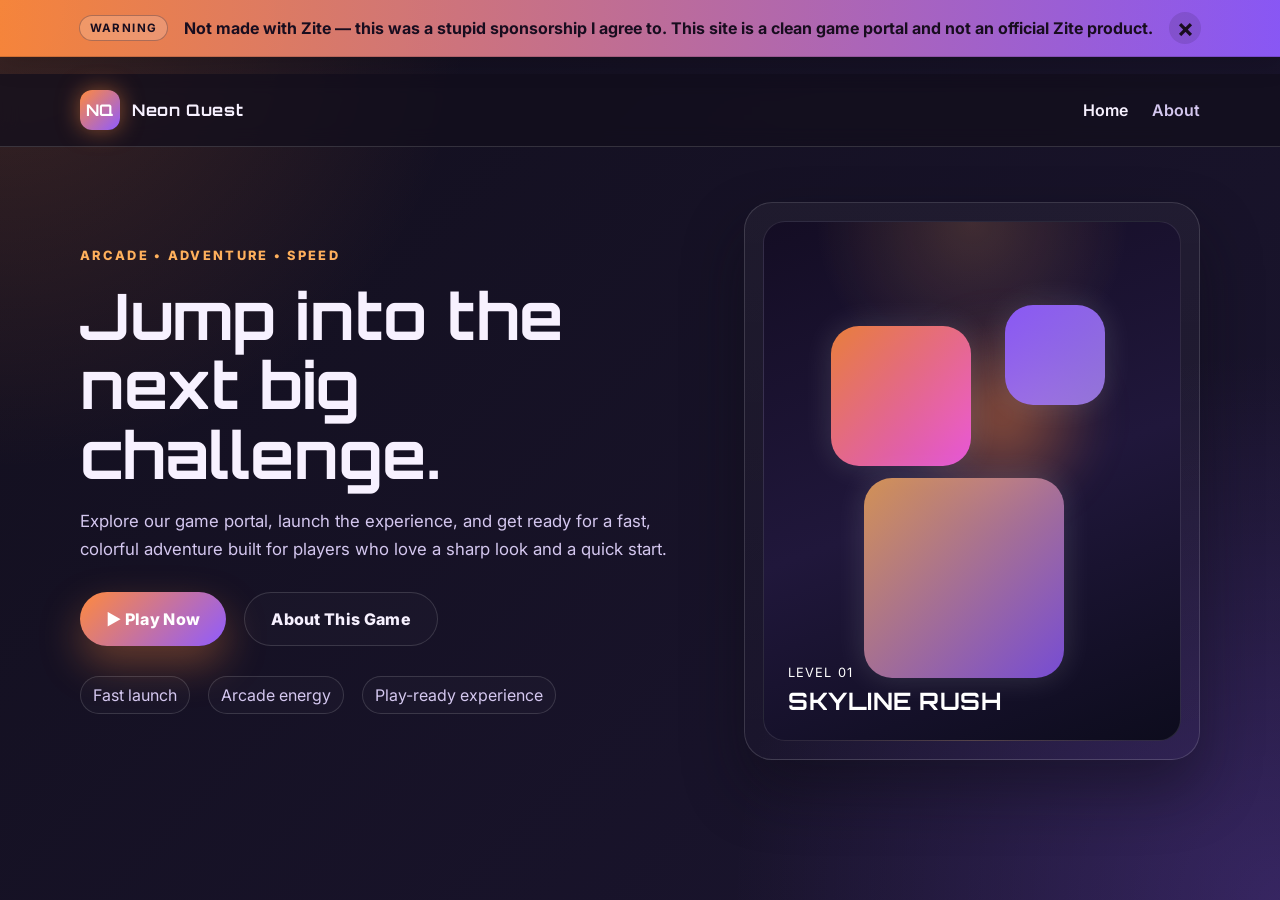
<file: index.html>
<!DOCTYPE html>
<html lang="en">
  <head>
    <meta charset="UTF-8" />
    <meta name="viewport" content="width=device-width, initial-scale=1.0" />
    <title>Neon Quest</title>
    <meta
      name="description"
      content="A clean orange and purple game landing page with a Play button and About page."
    />
    <link rel="preconnect" href="https://fonts.googleapis.com" />
    <link rel="preconnect" href="https://fonts.gstatic.com" crossorigin />
    <link
      href="https://fonts.googleapis.com/css2?family=Orbitron:wght@500;700;800&family=Inter:wght@400;500;600;700&display=swap"
      rel="stylesheet"
    />
    <link rel="stylesheet" href="styles.css" />
  </head>
  <body>
    <div class="top-warning" id="topWarning">
      <span class="warning-tag">WARNING</span>
      <p>
        Not made with Zite — this was a stupid sponsorship I agree to. This site is
        a clean game portal and not an official Zite product.
      </p>
      <button class="close-warning" aria-label="Dismiss warning" id="closeWarning">
        ×
      </button>
    </div>

    <header class="site-header">
      <div class="container nav">
        <div class="brand">
          <span class="brand-mark">NQ</span>
          <span>Neon Quest</span>
        </div>
        <nav class="main-nav" aria-label="Main navigation">
          <a href="index.html" class="active">Home</a>
          <a href="about.html">About</a>
        </nav>
      </div>
    </header>

    <main>
      <section class="hero">
        <div class="container hero-grid">
          <div class="hero-copy">
            <p class="eyebrow">Arcade • Adventure • Speed</p>
            <h1>Jump into the next big challenge.</h1>
            <p class="subtitle">
              Explore our game portal, launch the experience, and get ready for a fast,
              colorful adventure built for players who love a sharp look and a quick start.
            </p>

            <div class="cta-row">
              <a
                class="play-button"
                href="https://wy93pnn8xs.zite.so"
                target="_blank"
                rel="noreferrer"
              >
                ▶ Play Now
              </a>
              <a class="secondary-button" href="about.html">About This Game</a>
            </div>

            <ul class="feature-list" aria-label="Game highlights">
              <li>Fast launch</li>
              <li>Arcade energy</li>
              <li>Play-ready experience</li>
            </ul>
          </div>

          <div class="hero-card" aria-label="Featured game preview">
            <div class="game-screen">
              <div class="screen-glow"></div>
              <div class="pixel-orb orb-1"></div>
              <div class="pixel-orb orb-2"></div>
              <div class="pixel-orb orb-3"></div>
              <div class="game-info">
                <span>Level 01</span>
                <strong>Skyline Rush</strong>
              </div>
            </div>
          </div>
        </div>
      </section>
    </main>

    <script src="script.js"></script>
  </body>
</html>
</file>
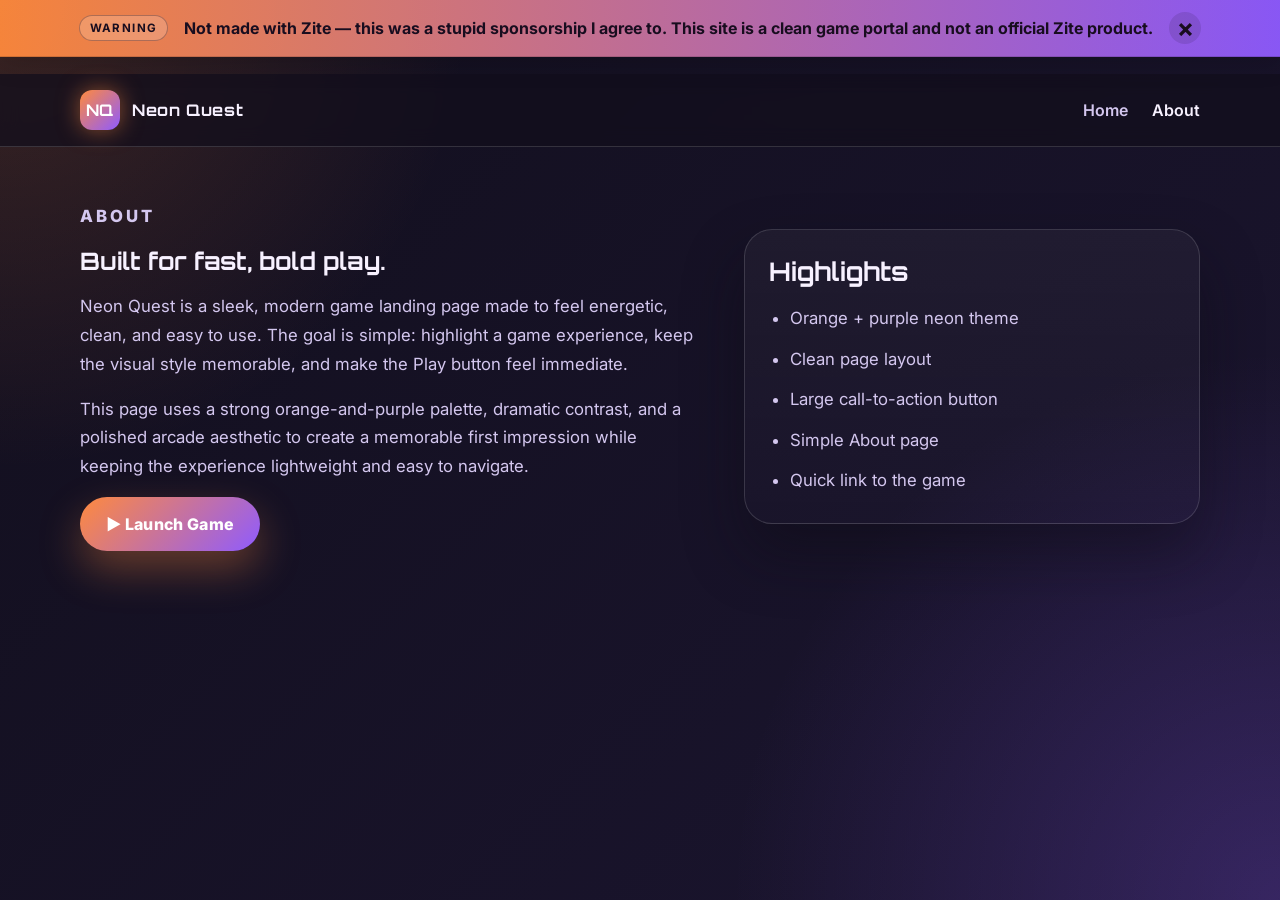
<file: about.html>
<!DOCTYPE html>
<html lang="en">
  <head>
    <meta charset="UTF-8" />
    <meta name="viewport" content="width=device-width, initial-scale=1.0" />
    <title>About | Neon Quest</title>
    <meta name="description" content="About the Neon Quest game site." />
    <link rel="preconnect" href="https://fonts.googleapis.com" />
    <link rel="preconnect" href="https://fonts.gstatic.com" crossorigin />
    <link
      href="https://fonts.googleapis.com/css2?family=Orbitron:wght@500;700;800&family=Inter:wght@400;500;600;700&display=swap"
      rel="stylesheet"
    />
    <link rel="stylesheet" href="styles.css" />
  </head>
  <body>
    <div class="top-warning" id="topWarning">
      <span class="warning-tag">WARNING</span>
      <p>
        Not made with Zite — this was a stupid sponsorship I agree to. This site is
        a clean game portal and not an official Zite product.
      </p>
      <button class="close-warning" aria-label="Dismiss warning" id="closeWarning">
        ×
      </button>
    </div>

    <header class="site-header">
      <div class="container nav">
        <div class="brand">
          <span class="brand-mark">NQ</span>
          <span>Neon Quest</span>
        </div>
        <nav class="main-nav" aria-label="Main navigation">
          <a href="index.html">Home</a>
          <a href="about.html" class="active">About</a>
        </nav>
      </div>
    </header>

    <main class="page-shell">
      <section class="about-panel">
        <div class="container about-grid">
          <div>
            <p class="eyebrow">About</p>
            <h1>Built for fast, bold play.</h1>
            <p>
              Neon Quest is a sleek, modern game landing page made to feel energetic,
              clean, and easy to use. The goal is simple: highlight a game experience,
              keep the visual style memorable, and make the Play button feel immediate.
            </p>
            <p>
              This page uses a strong orange-and-purple palette, dramatic contrast, and a
              polished arcade aesthetic to create a memorable first impression while keeping
              the experience lightweight and easy to navigate.
            </p>
            <a
              class="play-button"
              href="https://wy93pnn8xs.zite.so"
              target="_blank"
              rel="noreferrer"
            >
              ▶ Launch Game
            </a>
          </div>

          <div class="about-card">
            <h2>Highlights</h2>
            <ul>
              <li>Orange + purple neon theme</li>
              <li>Clean page layout</li>
              <li>Large call-to-action button</li>
              <li>Simple About page</li>
              <li>Quick link to the game</li>
            </ul>
          </div>
        </div>
      </section>
    </main>

    <script src="script.js"></script>
  </body>
</html>
</file>
<file: styles.css>
* {
  box-sizing: border-box;
}

:root {
  --bg-dark: #120f1d;
  --bg-mid: #1b1530;
  --panel: rgba(25, 21, 42, 0.85);
  --panel-soft: rgba(48, 29, 68, 0.9);
  --orange: #ff8a3d;
  --orange-bright: #ffb05c;
  --purple: #8f5bff;
  --purple-bright: #b08cff;
  --pink: #ff5cf4;
  --text: #f7f1ff;
  --muted: #d4c7ef;
  --line: rgba(255, 255, 255, 0.14);
  --shadow: rgba(143, 91, 255, 0.5);
}

html {
  scroll-behavior: smooth;
}

body {
  margin: 0;
  font-family: "Inter", sans-serif;
  color: var(--text);
  background:
    radial-gradient(circle at top left, rgba(255, 138, 61, 0.18), transparent 30%),
    radial-gradient(circle at bottom right, rgba(143, 91, 255, 0.24), transparent 35%),
    linear-gradient(135deg, var(--bg-dark) 0%, var(--bg-mid) 100%);
  min-height: 100vh;
}

img {
  max-width: 100%;
  display: block;
}

button,
a {
  font: inherit;
}

.container {
  width: min(1120px, calc(100% - 32px));
  margin: 0 auto;
}

.top-warning {
  position: sticky;
  top: 0;
  z-index: 20;
  display: flex;
  align-items: center;
  justify-content: center;
  gap: 16px;
  padding: 12px 18px;
  background: linear-gradient(90deg, rgba(255, 138, 61, 0.95), rgba(143, 91, 255, 0.95));
  color: #180d1f;
  font-weight: 700;
  border-bottom: 1px solid rgba(0, 0, 0, 0.15);
  box-shadow: 0 8px 24px rgba(0, 0, 0, 0.15);
}

.top-warning p {
  margin: 0;
  text-align: center;
  line-height: 1.4;
}

.warning-tag {
  display: inline-flex;
  align-items: center;
  justify-content: center;
  padding: 5px 10px;
  border: 1px solid rgba(24, 13, 31, 0.3);
  border-radius: 999px;
  font-size: 0.72rem;
  letter-spacing: 0.12em;
  background: rgba(255, 255, 255, 0.18);
}

.close-warning {
  border: 0;
  background: rgba(24, 13, 31, 0.12);
  color: #180d1f;
  width: 32px;
  height: 32px;
  border-radius: 50%;
  font-size: 1.6rem;
  line-height: 1;
  cursor: pointer;
  transition: transform 0.2s ease, background 0.2s ease;
}

.close-warning:hover {
  transform: scale(1.05);
  background: rgba(24, 13, 31, 0.18);
}

.site-header {
  position: sticky;
  top: 74px;
  z-index: 10;
  backdrop-filter: blur(10px);
  background: rgba(18, 15, 29, 0.72);
  border-bottom: 1px solid var(--line);
}

.nav {
  display: flex;
  align-items: center;
  justify-content: space-between;
  min-height: 72px;
}

.brand {
  display: inline-flex;
  align-items: center;
  gap: 12px;
  font-family: "Orbitron", sans-serif;
  font-weight: 700;
  letter-spacing: 0.04em;
}

.brand-mark {
  display: inline-flex;
  align-items: center;
  justify-content: center;
  width: 40px;
  height: 40px;
  border-radius: 12px;
  background: linear-gradient(135deg, var(--orange), var(--purple));
  color: white;
  box-shadow: 0 0 22px rgba(255, 138, 61, 0.5);
}

.main-nav {
  display: flex;
  align-items: center;
  gap: 24px;
}

.main-nav a {
  color: var(--muted);
  text-decoration: none;
  font-weight: 600;
  transition: color 0.2s ease;
}

.main-nav a:hover,
.main-nav a.active {
  color: var(--text);
}

.hero {
  padding: 72px 0 48px;
}

.hero-grid,
.about-grid {
  display: grid;
  grid-template-columns: 1.15fr 0.85fr;
  align-items: center;
  gap: 48px;
}

.eyebrow {
  margin: 0 0 18px;
  font-size: 0.8rem;
  font-weight: 800;
  letter-spacing: 0.18em;
  text-transform: uppercase;
  color: var(--orange-bright);
}

h1, h2, h3 {
  margin: 0 0 18px;
  font-family: "Orbitron", sans-serif;
  line-height: 1.08;
}

.hero-copy h1 {
  font-size: clamp(2.5rem, 5vw, 5rem);
  max-width: 620px;
}

.subtitle,
.about-panel p,
.about-card li {
  color: var(--muted);
  line-height: 1.7;
  font-size: 1.05rem;
}

.cta-row {
  display: flex;
  flex-wrap: wrap;
  align-items: center;
  gap: 18px;
  margin-top: 28px;
}

.play-button,
.secondary-button {
  display: inline-flex;
  align-items: center;
  justify-content: center;
  min-height: 54px;
  padding: 0 26px;
  border-radius: 999px;
  text-decoration: none;
  font-weight: 800;
  letter-spacing: 0.02em;
  transition: transform 0.2s ease, box-shadow 0.2s ease;
}

.play-button {
  background: linear-gradient(135deg, var(--orange), var(--purple));
  color: white;
  box-shadow: 0 18px 40px rgba(255, 138, 61, 0.35);
}

.secondary-button {
  border: 1px solid var(--line);
  color: var(--text);
  background: rgba(255, 255, 255, 0.02);
}

.play-button:hover,
.secondary-button:hover {
  transform: translateY(-2px);
}

.feature-list {
  display: flex;
  flex-wrap: wrap;
  gap: 12px 18px;
  padding: 0;
  margin: 30px 0 0;
  list-style: none;
}

.feature-list li {
  padding: 8px 12px;
  border: 1px solid var(--line);
  border-radius: 999px;
  background: rgba(255, 255, 255, 0.02);
  color: var(--muted);
}

.hero-card,
.about-card {
  background: linear-gradient(180deg, rgba(255, 255, 255, 0.04), rgba(255, 255, 255, 0.01));
  border: 1px solid var(--line);
  border-radius: 28px;
  box-shadow: 0 30px 60px rgba(13, 10, 20, 0.45);
}

.hero-card {
  padding: 18px;
}

.game-screen {
  position: relative;
  min-height: 520px;
  border-radius: 22px;
  overflow: hidden;
  background:
    radial-gradient(circle at top, rgba(255, 176, 92, 0.18), transparent 28%),
    linear-gradient(160deg, #140d24 0%, #20173b 52%, #0d0c1d 100%);
  border: 1px solid rgba(255, 255, 255, 0.11);
}

.screen-glow {
  position: absolute;
  inset: 14% 14% auto auto;
  width: 240px;
  height: 240px;
  border-radius: 50%;
  background: radial-gradient(circle, rgba(255, 138, 61, 0.5), transparent 60%);
  filter: blur(18px);
}

.pixel-orb {
  position: absolute;
  border-radius: 28px;
  box-shadow: 0 0 30px rgba(255, 255, 255, 0.14);
}

.orb-1 {
  width: 140px;
  height: 140px;
  left: 16%;
  top: 20%;
  background: linear-gradient(135deg, rgba(255, 138, 61, 0.9), rgba(255, 92, 244, 0.85));
}

.orb-2 {
  width: 100px;
  height: 100px;
  right: 18%;
  top: 16%;
  background: linear-gradient(135deg, rgba(143, 91, 255, 0.95), rgba(176, 140, 255, 0.8));
}

.orb-3 {
  width: 200px;
  height: 200px;
  right: 28%;
  bottom: 12%;
  background: linear-gradient(135deg, rgba(255, 176, 92, 0.8), rgba(143, 91, 255, 0.8));
}

.game-info {
  position: absolute;
  left: 24px;
  bottom: 24px;
  display: flex;
  flex-direction: column;
  gap: 6px;
  color: white;
  font-size: 0.8rem;
  letter-spacing: 0.08em;
  text-transform: uppercase;
}

.game-info strong {
  font-size: 1.5rem;
  letter-spacing: 0.02em;
  font-family: "Orbitron", sans-serif;
}

.page-shell {
  padding: 72px 0 80px;
}

.about-panel {
  display: flex;
  align-items: center;
}

.about-card {
  padding: 28px 24px;
}

.about-card h2 {
  font-size: clamp(1.5rem, 2vw, 2.2rem);
}

.about-card ul {
  margin: 0;
  padding-left: 1.3rem;
  display: grid;
  gap: 12px;
}

@media (max-width: 860px) {
  .top-warning {
    flex-wrap: wrap;
    padding: 12px 14px;
  }

  .site-header {
    top: 96px;
  }

  .hero-grid,
  .about-grid {
    grid-template-columns: 1fr;
  }

  .nav {
    flex-direction: column;
    justify-content: center;
    min-height: 88px;
    padding: 10px 0;
    gap: 8px;
  }

  .main-nav {
    gap: 14px;
  }
}
</file>
